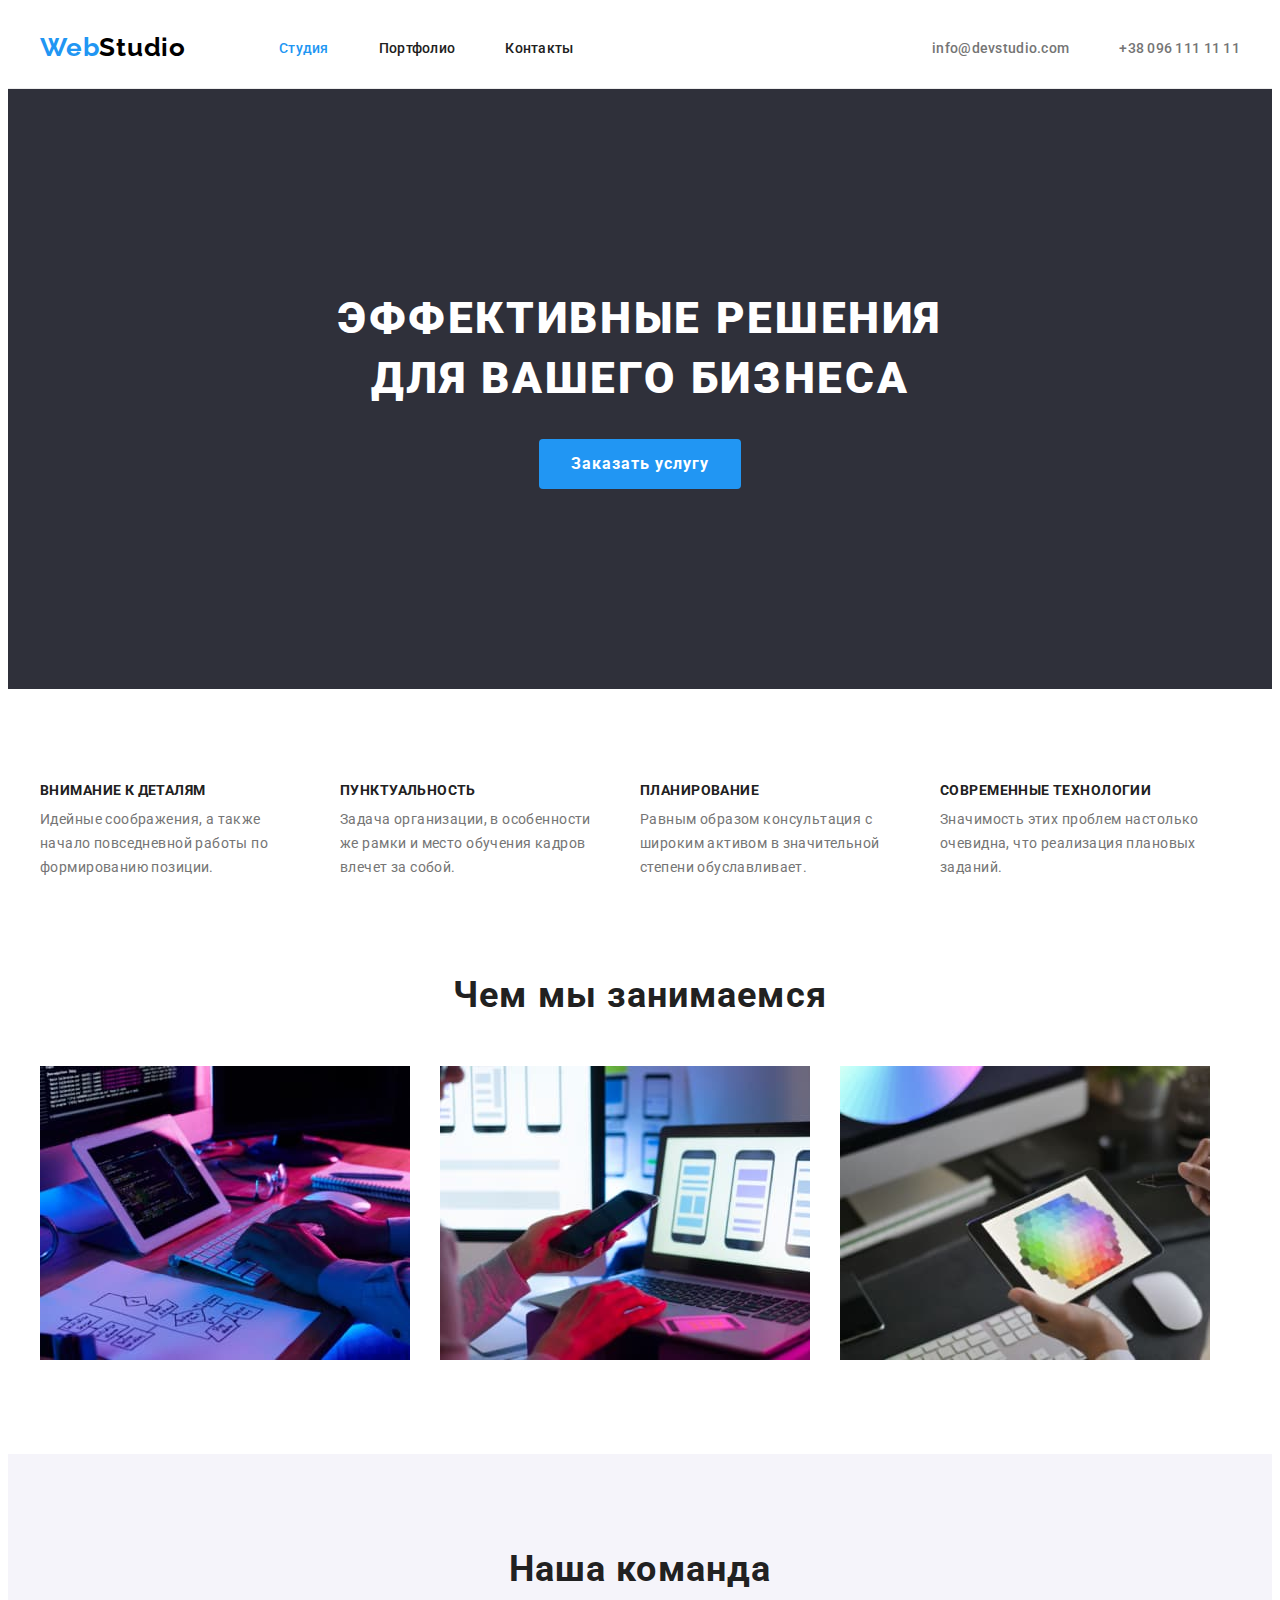
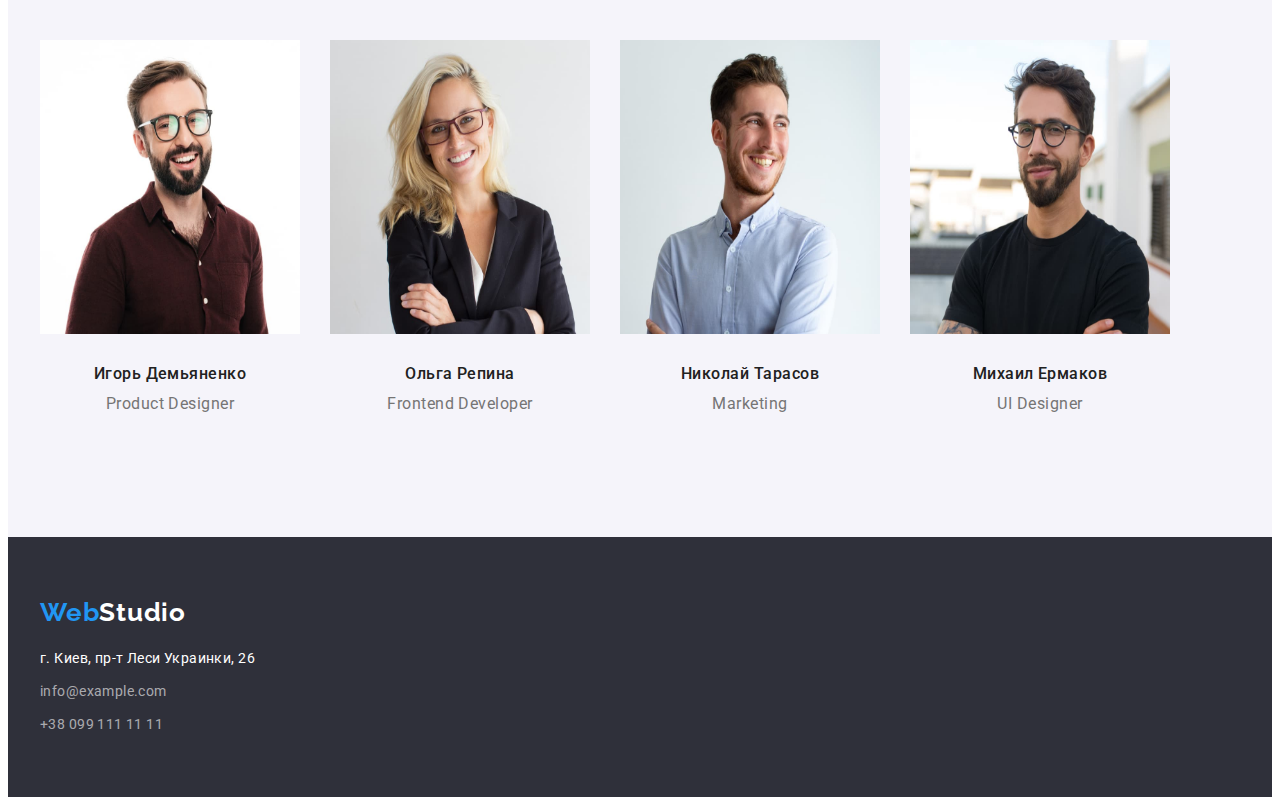
<file: index.html>
<!DOCTYPE html>
<html lang="ru">
  <head>
    <meta charset="UTF-8" />
    <meta http-equiv="X-UA-Compatible" content="IE=edge" />
    <meta name="viewport" content="width=device-width, initial-scale=1.0" />
    <title>WebStudio</title>
    <link rel="preconnect" href="https://fonts.gstatic.com" />
    <link
      href="https://fonts.googleapis.com/css2?family=Raleway:wght@700&family=Roboto:wght@400;500;700;900&display=swap"
      rel="stylesheet"
    />
    <link
      rel="stylesheet"
      href="https://cdnjs.cloudflare.com/ajax/libs/modern-normalize/1.1.0/modern-normalize.min.css"
      integrity="sha512-wpPYUAdjBVSE4KJnH1VR1HeZfpl1ub8YT/NKx4PuQ5NmX2tKuGu6U/JRp5y+Y8XG2tV+wKQpNHVUX03MfMFn9Q=="
      crossorigin="anonymous"
      referrerpolicy="no-referrer"
    />
    <link rel="stylesheet" href="./css/styles.css" />
  </head>
  <body>
    <!--HEADER-->
    <header class="header">
      <div class="container header-container">
        <nav class="navigation">
          <a href="./" class="header-logo">
            <span class="header-web">Web</span>Studio</a
          >
          <ul class="menu">
            <li class="menu-item">
              <a href="index.html" class="menu-link current">Студия</a>
            </li>
            <li class="menu-item">
              <a href="./portfolio.html" class="menu-link">Портфолио</a>
            </li>
            <li class="menu-item"><a href="" class="menu-link">Контакты</a></li>
          </ul>
        </nav>
        <ul class="contact-list">
          <li class="contact-email">
            <a class="email" href="mailto:info@devstudio.com"
              >info@devstudio.com</a
            >
          </li>
          <li class="contact-tel">
            <a class="tel" href="tel:+380961111111">+38 096 111 11 11</a>
          </li>
        </ul>
      </div>
    </header>
    <!--MAIN-->
    <main>
      <section class="hero">
        <div class="container">
          <h1 class="hero-title">
            Эффективные решения <br />
            для вашего бизнеса
          </h1>
          <button type="button" class="hero-button">Заказать услугу</button>
        </div>
      </section>

      <section class="section">
        <div class="container">
          <h2 hidden class="section-title">Особенности нашей работы</h2>
          <ul class="nature">
            <li class="section-nature">
              <h3 class="section-item">Внимание к деталям</h3>
              <p class="section-text">
                Идейные соображения, а также начало повседневной работы по
                формированию позиции.
              </p>
            </li>
            <li class="section-nature">
              <h3 class="section-item">Пунктуальность</h3>
              <p class="section-text">
                Задача организации, в особенности же рамки и место обучения
                кадров влечет за собой.
              </p>
            </li>
            <li class="section-nature">
              <h3 class="section-item">Планирование</h3>
              <p class="section-text">
                Равным образом консультация с широким активом в значительной
                степени обуславливает.
              </p>
            </li>
            <li class="section-nature">
              <h3 class="section-item">Современные технологии</h3>
              <p class="section-text">
                Значимость этих проблем настолько очевидна, что реализация
                плановых заданий.
              </p>
            </li>
          </ul>
        </div>
      </section>
      <!--OUR WORKS-->
      <section class="section-works">
        <div class="container">
          <h2 class="section-title">Чем мы занимаемся</h2>
          <ul class="our-works">
            <li class="our-works-items">
              <img
                src="./images/box1.jpg"
                alt="Фото гаджетов"
                width="370"
                height="294"
              />
            </li>

            <li class="our-works-items">
              <img
                src="./images/box2.jpg"
                alt="Фото гаджетов"
                width="370"
                height="294"
              />
            </li>

            <li class="our-works-items">
              <img
                src="./images/box3.jpg"
                alt="Фото гаджетов"
                width="370"
                height="294"
              />
            </li>
          </ul>
        </div>
      </section>

      <!--OUR TEAM-->

      <section class="section-team section">
        <div class="container">
          <h2 class="section-title">Наша команда</h2>
          <ul class="members">
            <li class="members-item">
              <img
                src="./images/photo1.jpg"
                alt="Фото мужчины"
                width="260"
                height="294"
              />
              <div class="team-list">
                <h3 class="team-members">Игорь Демьяненко</h3>
                <p class="team-post">Product Designer</p>
              </div>
            </li>
            <li class="members-item">
              <img
                src="./images/photo2.jpg"
                alt="Фото женщины"
                width="260"
                height="294"
              />
              <div class="team-list">
                <h3 class="team-members">Ольга Репина</h3>
                <p class="team-post">Frontend Developer</p>
              </div>
            </li>
            <li class="members-item">
              <img
                src="./images/photo3.jpg"
                alt="Фото мужчины"
                width="260"
                height="294"
              />
              <div class="team-list">
                <h3 class="team-members">Николай Тарасов</h3>
                <p class="team-post">Marketing</p>
              </div>
            </li>
            <li class="members-item">
              <img
                src="./images/photo4.jpg"
                alt="Фото мужчины"
                width="260"
                height="294"
              />
              <div class="team-list">
                <h3 class="team-members">Михаил Ермаков</h3>
                <p class="team-post">UI Designer</p>
              </div>
            </li>
          </ul>
        </div>
      </section>
    </main>
    <!--FOOTER-->
    <footer class="footer">
      <div class="container">
        <a href="./" class="footer-logo"
          ><span class="footer-web">Web</span>Studio</a
        >
        <address class="contact-address">
          г. Киев, пр-т Леси Украинки, 26
        </address>
        <ul class="footer-contacts">
          <li class="link">info@example.com</li>
          <li class="link">+38 099 111 11 11</li>
        </ul>
      </div>
    </footer>
  </body>
</html>
</file>
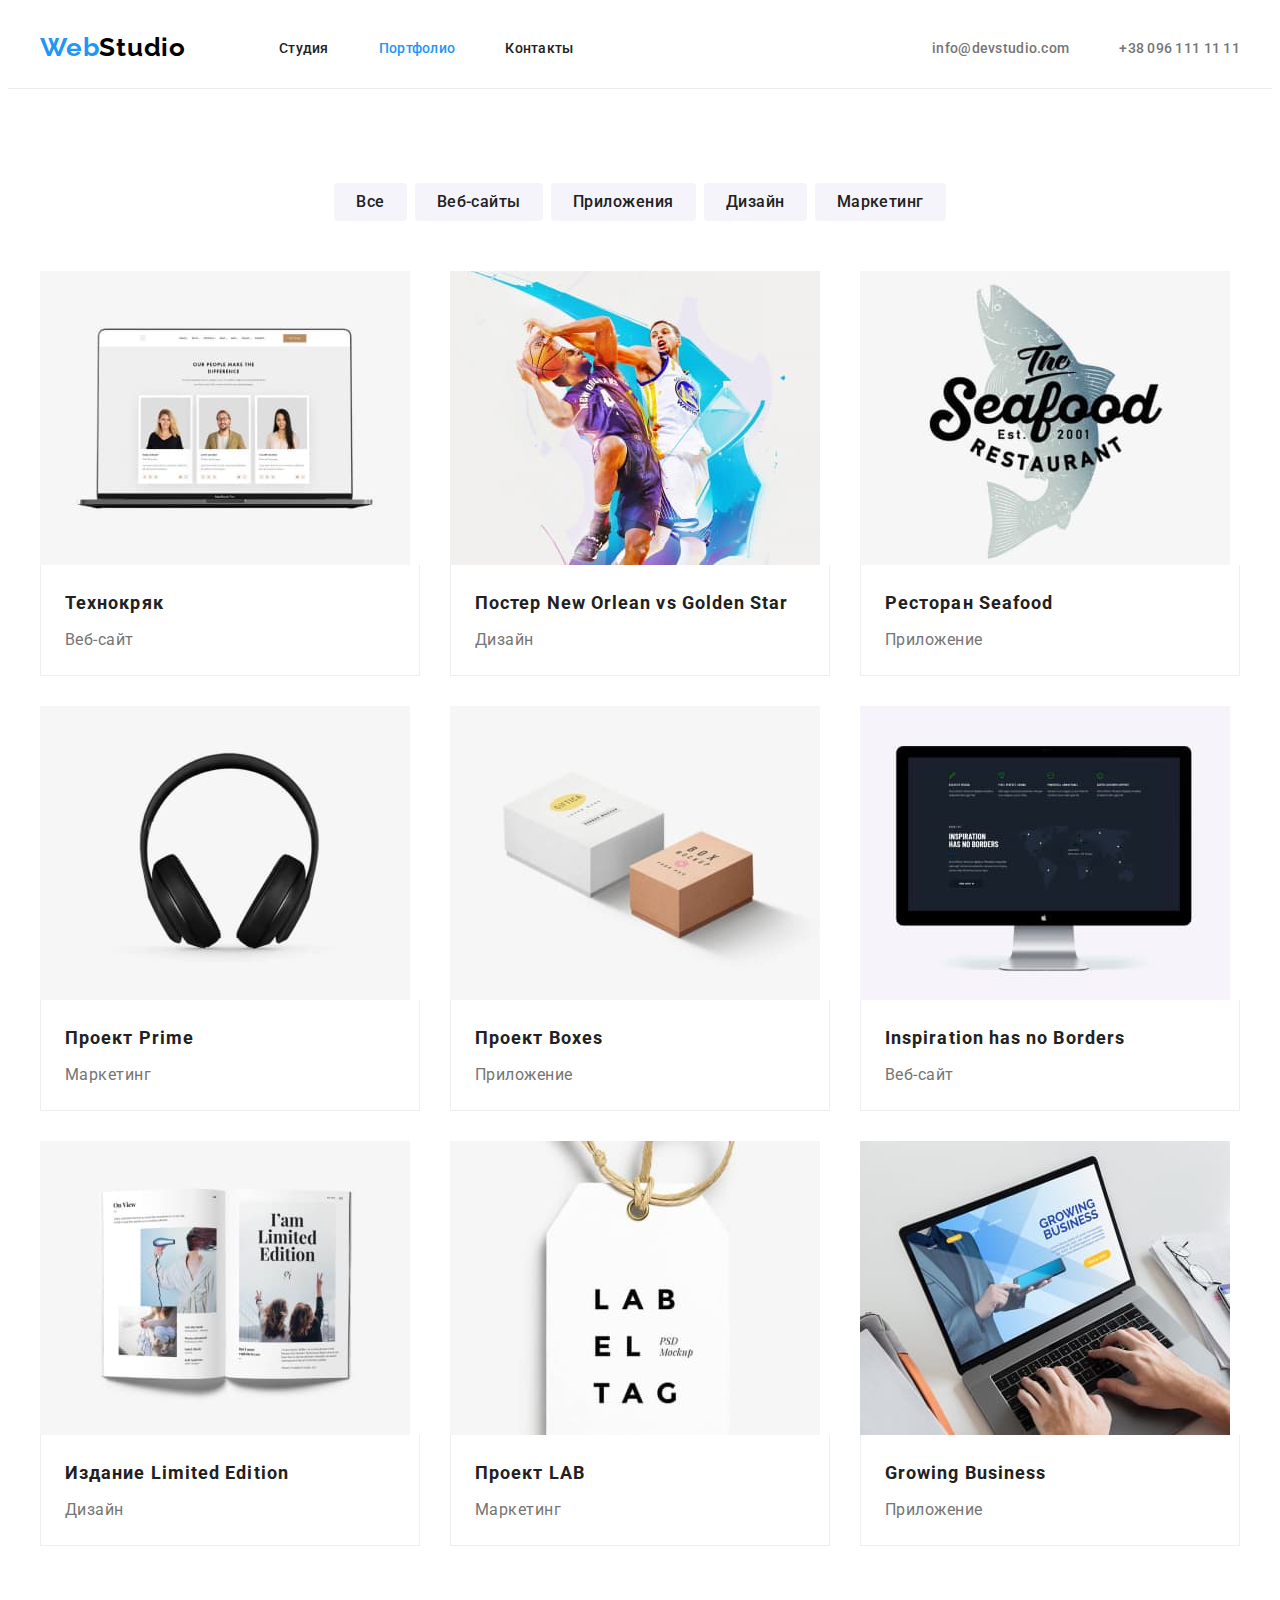
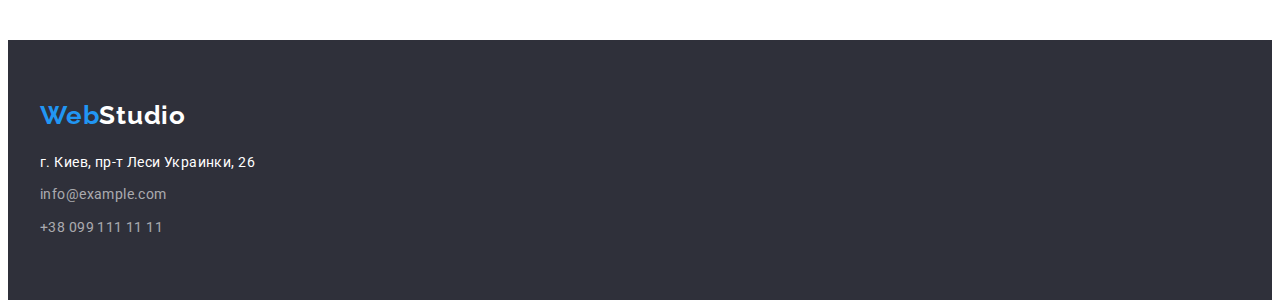
<file: portfolio.html>
<!DOCTYPE html>
<html lang="ru">
  <head>
    <meta charset="UTF-8" />
    <meta http-equiv="X-UA-Compatible" content="IE=edge" />
    <meta name="viewport" content="width=device-width, initial-scale=1.0" />
    <title>WebStudio</title>
    <link rel="preconnect" href="https://fonts.gstatic.com" />
    <link
      href="https://fonts.googleapis.com/css2?family=Raleway:wght@700&family=Roboto:wght@400;500;700;900&display=swap"
      rel="stylesheet"
    />
    <link
      rel="stylesheet"
      href="https://cdnjs.cloudflare.com/ajax/libs/modern-normalize/1.1.0/modern-normalize.min.css"
      integrity="sha512-wpPYUAdjBVSE4KJnH1VR1HeZfpl1ub8YT/NKx4PuQ5NmX2tKuGu6U/JRp5y+Y8XG2tV+wKQpNHVUX03MfMFn9Q=="
      crossorigin="anonymous"
      referrerpolicy="no-referrer"
    />
    <link rel="stylesheet" href="./css/styles.css" />
  </head>
  <body>
    <!--HEADER-->
    <header class="header">
      <div class="container header-container">
        <nav class="navigation">
          <a href="./" class="header-logo">
            <span class="header-web">Web</span>Studio</a
          >
          <ul class="menu">
            <li class="menu-item">
              <a href="index.html" class="menu-link">Студия</a>
            </li>
            <li class="menu-item">
              <a href="./portfolio.html" class="menu-link current">Портфолио</a>
            </li>
            <li class="menu-item"><a href="" class="menu-link">Контакты</a></li>
          </ul>
        </nav>
        <ul class="contact-list">
          <li class="contact-email">
            <a class="email" href="mailto:info@devstudio.com"
              >info@devstudio.com</a
            >
          </li>
          <li class="contact-tel">
            <a class="tel" href="tel:+380961111111">+38 096 111 11 11</a>
          </li>
        </ul>
      </div>
    </header>
    <!-- MAIN -->
    <main class="all-portfolio">
      <section class="main-portfolio section">
        <div class="container">
          <h1 hidden>Портфолио</h1>
          <ul class="menu-btn">
            <li class="list-btn">
              <button type="button" class="portfolio">Все</button>
            </li>
            <li class="list-btn">
              <button type="button" class="portfolio">Веб-сайты</button>
            </li>
            <li class="list-btn">
              <button type="button" class="portfolio">Приложения</button>
            </li>
            <li class="list-btn">
              <button type="button" class="portfolio">Дизайн</button>
            </li>
            <li class="list-btn">
              <button type="button" class="portfolio">Маркетинг</button>
            </li>
          </ul>
          <ul class="products">
            <li class="product">
              <h2 hidden>Наши продукты</h2>
              <a class="product-item" href="">
                <img
                  class="product-image"
                  src="./images/img1.jpg"
                  alt="Картинка с изображением ноутбука"
                  width="370"
                  height="294"
                />
              </a>
              <div class="product-list">
                <h3 class="product-title">Технокряк</h3>
                <p class="product-name">Веб-сайт</p>
              </div>
            </li>
            <li class="product">
              <a class="product-item" href="">
                <img
                  class="product-image"
                  src="./images/img2.jpg"
                  alt="Постер"
                  width="370"
                  height="294"
                />
              </a>
              <div class="product-list">
                <h3 class="product-title">Постер New Orlean vs Golden Star</h3>
                <p class="product-name">Дизайн</p>
              </div>
            </li>
            <li class="product">
              <a class="product-item" href="">
                <img
                  class="product-image"
                  src="./images/img3.jpg"
                  alt="Картинка с изображением рыбы"
                  width="370"
                  height="294"
                />
              </a>
              <div class="product-list">
                <h3 class="product-title">Ресторан Seafood</h3>
                <p class="product-name">Приложение</p>
              </div>
            </li>
            <li class="product">
              <a class="product-item" href="">
                <img
                  class="product-image"
                  src="./images/img4.jpg"
                  alt="Картинка с изображением наушников"
                  width="370"
                  height="294"
                />
              </a>
              <div class="product-list">
                <h3 class="product-title">Проект Prime</h3>
                <p class="product-name">Маркетинг</p>
              </div>
            </li>
            <li class="product">
              <a class="product-item" href="">
                <img
                  class="product-image"
                  src="./images/img5.jpg"
                  alt="Картинка с изображением картонных коробок"
                  width="370"
                  height="294"
                />
              </a>
              <div class="product-list">
                <h3 class="product-title">Проект Boxes</h3>
                <p class="product-name">Приложение</p>
              </div>
            </li>
            <li class="product">
              <a class="product-item" href="">
                <img
                  class="product-image"
                  src="./images/img6.jpg"
                  alt="Картинка с изображением монитора"
                  width="370"
                  height="294"
                />
              </a>
              <div class="product-list">
                <h3 class="product-title">Inspiration has no Borders</h3>
                <p class="product-name">Веб-сайт</p>
              </div>
            </li>
            <li class="product">
              <a class="product-item" href="">
                <img
                  class="product-image"
                  src="./images/img7.jpg"
                  alt="Картинка с изображением книги"
                  width="370"
                  height="294"
                />
              </a>
              <div class="product-list">
                <h3 class="product-title">Издание Limited Edition</h3>
                <p class="product-name">Дизайн</p>
              </div>
            </li>

            <li class="product">
              <a class="product-item" href="">
                <img
                  class="product-image"
                  src="./images/img8.jpg"
                  alt="Картинка с изображением ценника"
                  width="370"
                  height="294"
                />
              </a>
              <div class="product-list">
                <h3 class="product-title">Проект LAB</h3>
                <p class="product-name">Маркетинг</p>
              </div>
            </li>

            <li class="product">
              <a class="product-item" href="">
                <img
                  class="product-image"
                  src="./images/img9.jpg"
                  alt="Картинка с изображением ноутбука"
                  width="370"
                  height="294"
                />
              </a>
              <div class="product-list">
                <h3 class="product-title">Growing Business</h3>
                <p class="product-name">Приложение</p>
              </div>
            </li>
          </ul>
        </div>
      </section>
    </main>
    <!--FOOTER-->
    <footer class="footer">
      <div class="container">
        <a href="./" class="footer-logo"
          ><span class="footer-web">Web</span>Studio</a
        >
        <address class="contact-address">
          г. Киев, пр-т Леси Украинки, 26
        </address>
        <ul class="footer-contacts">
          <li class="link">info@example.com</li>
          <li class="link">+38 099 111 11 11</li>
        </ul>
      </div>
    </footer>
  </body>
</html>
</file>
<file: css/styles.css>
:root {
  --primary-text-color: #212121;
  --title-text-color: #757575;
  --secondary-text-color: #ffffff;
  --accent-color: #2196f3;
  --background-color: #2f303a;
  --background-color-2: #f5f4fa;
  --contacts-text-color: rgba(255, 255, 255, 0.6);
  --header-logo-color: #000000;
}

h1,
h2,
h3,
h4,
h5,
h6,
p {
  margin-top: 0;
  margin-bottom: 0;
}

ul,
ol {
  margin-top: 0;
  margin-bottom: 0;
  padding-left: 0;
}

img {
  display: block;
}

body {
  background-color: #ffffff;
  color: var(--primary-text-color);
  font-family: "Roboto", sans-serif;
}

a {
  text-decoration: none;
}

ul {
  list-style: none;
}

.container {
  width: 1200px;
  margin: 0 auto;
  padding-left: 15px;
  padding-right: 15px;
}

.section {
  padding-top: 94px;
  padding-bottom: 94px;
}

/*HEADER*/

.header {
  padding-top: 24px;
  padding-bottom: 25px;
  border-bottom: 1px solid #ececec;
}

.header-container {
  display: flex;
  align-items: center;
  justify-content: space-between;
}

.navigation {
  display: flex;
  align-items: center;
}

.header-logo {
  font-family: "Raleway", sans-serif;
  font-weight: 700;
  font-size: 26px;
  line-height: 1.19;
  letter-spacing: 0.03em;
  color: var(--header-logo-color);
  margin-right: 93px;
}

.menu {
  display: flex;
  align-items: center;
}

.menu-item:not(:last-child) {
  margin-right: 50px;
}

.contact-list {
  display: flex;
}

.contact-tel {
  margin-left: 50px;
}

.header-web {
  color: var(--accent-color);
  font-family: Raleway;
  font-weight: 700;
  font-size: 26px;
  line-height: 1.19;
  letter-spacing: 0.03em;
}

.order {
  background-color: var(--background-color);
}

.menu-link {
  font-family: "Roboto", sans-serif;
  font-weight: 500;
  font-size: 14px;
  line-height: 1.14;
  letter-spacing: 0.02em;
  color: var(--primary-text-color);
}

.menu-link:hover,
.menu-link:focus {
  color: var(--accent-color);
}

.menu .menu-link.current {
  color: var(--accent-color);
}

.email {
  font-family: "Roboto", sans-serif;
  color: var(--title-text-color);
  font-weight: 500;
  font-size: 14px;
  line-height: 1.14;
  letter-spacing: 0.02em;
}

.tel {
  font-family: "Roboto", sans-serif;
  color: var(--title-text-color);
  font-weight: 500;
  font-size: 14px;
  line-height: 1.14;
  letter-spacing: 0.02em;
}

.email:hover,
.tel:hover,
.email:focus,
.tel:focus {
  color: var(--accent-color);
}

/*HERO SECTION*/

.hero {
  background-color: var(--background-color);
  text-align: center;
  padding-top: 200px;
  padding-bottom: 200px;
}

.hero-title {
  color: var(--secondary-text-color);
  font-family: "Roboto", sans-serif;
  font-weight: 900;
  font-size: 44px;
  line-height: 1.36;
  text-align: center;
  letter-spacing: 0.06em;
  text-transform: uppercase;
  margin-bottom: 30px;
}

.hero-button {
  color: var(--secondary-text-color);
  background-color: var(--accent-color);
  font-family: "Roboto", sans-serif;
  font-weight: 700;
  font-size: 16px;
  line-height: 1.87;
  align-items: center;
  text-align: center;
  letter-spacing: 0.06em;
  cursor: pointer;
  padding: 10px 32px;
  border: none;
  border-radius: 4px;
}

.hero-button:hover,
.hero-button:focus {
  color: var(--secondary-text-color);
}

.section-title {
  color: var(--primary-text-color);
  font-family: "Roboto", sans-serif;
  font-weight: 700;
  font-size: 36px;
  line-height: 1.17;
  text-align: center;
  letter-spacing: 0.03em;
  margin-bottom: 50px;
}

.section-item {
  font-family: "Roboto", sans-serif;
  font-weight: 700;
  font-size: 14px;
  line-height: 1.14;
  letter-spacing: 0.03em;
  text-transform: uppercase;
  margin-bottom: 10px;
}

.section-text {
  font-family: "Roboto", sans-serif;
  color: var(--title-text-color);
  font-weight: 400;
  font-size: 14px;
  line-height: 1.71;
  letter-spacing: 0.03em;
}

.basis-container {
  width: 1170px;
  height: 101px;
}

/*NATURE*/

.nature {
  display: flex;
}

.section-nature {
  width: 270px;
}

.section-nature:not(:last-child) {
  margin-right: 30px;
}

/*OUR WORKS*/

.our-works {
  display: flex;
}

.our-works-items:not(:last-child) {
  margin-right: 30px;
}

.section-works {
  padding-bottom: 94px;
}

/*OUR TEAM*/

.section-team {
  background-color: var(--background-color-2);
}

.team-members {
  font-family: "Roboto", sans-serif;
  font-weight: 500;
  font-size: 16px;
  line-height: 1.19;
  letter-spacing: 0.03em;
  text-align: center;
  margin-bottom: 10px;
}

.team-post {
  font-family: "Roboto", sans-serif;
  font-weight: 400;
  font-size: 16px;
  line-height: 1.19;
  letter-spacing: 0.03em;
  color: var(--title-text-color);
  text-align: center;
}

.members {
  display: flex;
  margin-left: -30px;
  flex-wrap: wrap;
}

.members-item {
  flex-basis: calc(100% - 120px) / 4;
  margin-left: 30px;
}

.team-list {
  padding-top: 30px;
  padding-bottom: 30px;
}

/* FOOTER */

.footer {
  background-color: var(--background-color);
  padding-top: 60px;
  padding-bottom: 60px;
}

.contact-address {
  font-family: "Roboto", sans-serif;
  font-style: normal;
  font-weight: 400;
  font-size: 14px;
  line-height: 1.71;
  letter-spacing: 0.03em;
  color: var(--secondary-text-color);
  margin-top: 20px;
  margin-bottom: 9px;
}

.footer-contacts {
  font-family: "Roboto", sans-serif;
  font-style: normal;
  font-weight: 400;
  font-size: 14px;
  line-height: 1.71;
  letter-spacing: 0.03em;
  color: var(--contacts-text-color);
}

.link:not(:last-child) {
  margin-bottom: 9px;
}

.footer-contacts .link:hover,
.footer-contacts .link:focus {
  color: var(--accent-color);
}

.footer-logo {
  font-family: "Raleway", sans-serif;
  font-style: normal;
  font-weight: 700;
  font-size: 26px;
  line-height: 1.19;
  letter-spacing: 0.03em;
  color: var(--secondary-text-color);
  margin-bottom: 20px;
}

.footer-web {
  color: var(--accent-color);
}

/*PORTFOLIO BUTTONS*/

.portfolio {
  color: var(--primary-text-color);
  background-color: var(--background-color-2);
  font-family: "Roboto", sans-serif;
  font-weight: 500;
  font-size: 16px;
  line-height: 1.62;
  text-align: center;
  letter-spacing: 0.03em;
  cursor: pointer;
  border: none;
  border-radius: 4px;
  padding: 6px 22px;
}

.portfolio:hover,
.portfolio:focus {
  color: var(--secondary-text-color);
  background-color: var(--accent-color);
}

.portfolio.all {
  color: var(--secondary-text-color);
  background-color: var(--accent-color);
}

.product-title {
  font-family: "Roboto", sans-serif;
  color: var(--primary-text-color);
  font-style: normal;
  font-weight: 700;
  font-size: 18px;
  line-height: 2;
  letter-spacing: 0.06em;
}

.product-name {
  font-family: "Roboto", sans-serif;
  color: var(--title-text-color);
  font-weight: 400;
  font-size: 16px;
  line-height: 1.87;
  letter-spacing: 0.03em;
  margin-top: 4px;
}

.menu-btn {
  display: flex;
  justify-content: center;
  margin-bottom: 50px;
}

.list-btn:not(:last-child) {
  margin-right: 8px;
}

.products {
  display: flex;
  flex-wrap: wrap;
  margin-left: -30px;
  margin-top: -30px;
}

.product {
  margin-left: 30px;
  margin-top: 30px;
  flex-basis: calc((100% - 90px) / 3);
}

.product-list {
  border: 1px solid #eeeeee;
  border-top: none;
  padding: 20px 24px;
}
</file>
